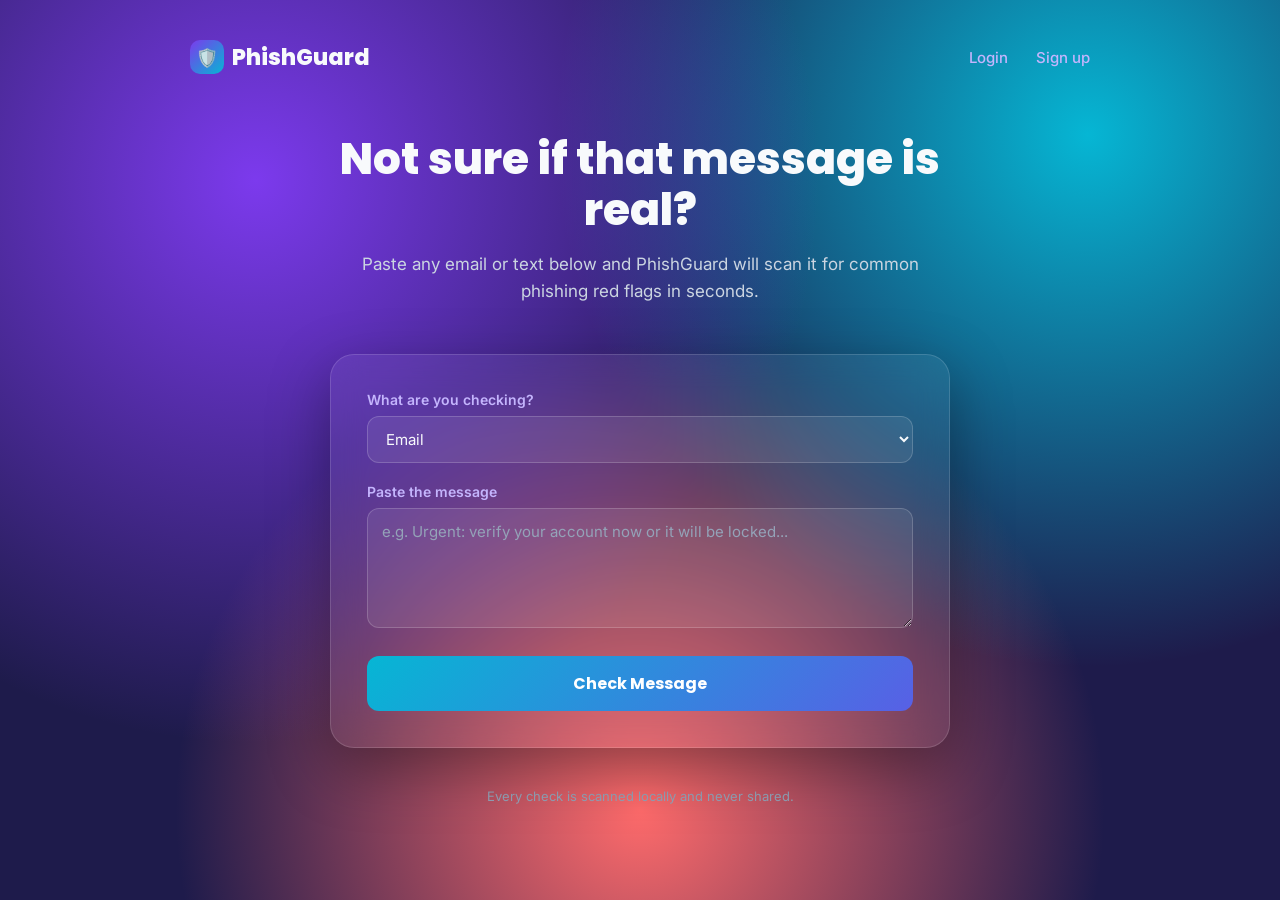
<file: index.html>
<!DOCTYPE html>
<html lang="en">
<head>
<meta charset="UTF-8">
<title>PhishGuard | Stay Safe Online</title>
<link rel="preconnect" href="https://fonts.googleapis.com">
<link href="https://fonts.googleapis.com/css2?family=Poppins:wght@600;700;800&family=Inter:wght@400;500;600&display=swap" rel="stylesheet">
<style>
  * { box-sizing: border-box; margin: 0; padding: 0; }

  body {
    font-family: 'Inter', sans-serif;
    min-height: 100vh;
    background: radial-gradient(circle at 20% 20%, #7C3AED 0%, transparent 45%),
                radial-gradient(circle at 85% 15%, #06B6D4 0%, transparent 40%),
                radial-gradient(circle at 50% 90%, #FF6B6B 0%, transparent 45%),
                #1E1B4B;
    background-attachment: fixed;
    color: #F8FAFC;
    display: flex;
    flex-direction: column;
    align-items: center;
    padding: 40px 20px 80px;
  }

  nav {
    width: 100%;
    max-width: 900px;
    display: flex;
    justify-content: space-between;
    align-items: center;
    margin-bottom: 60px;
  }

  .logo {
    font-family: 'Poppins', sans-serif;
    font-weight: 800;
    font-size: 22px;
    display: flex;
    align-items: center;
    gap: 8px;
  }

  .logo-badge {
    width: 34px; height: 34px;
    background: linear-gradient(135deg, #7C3AED, #06B6D4);
    border-radius: 10px;
    display: flex; align-items: center; justify-content: center;
    font-size: 18px;
  }

  nav a {
    color: #C4B5FD;
    text-decoration: none;
    font-weight: 500;
    font-size: 15px;
    margin-left: 24px;
  }
  nav a:hover { color: #ffffff; }

  header {
    text-align: center;
    max-width: 620px;
    margin-bottom: 48px;
  }

  header h1 {
    font-family: 'Poppins', sans-serif;
    font-size: 44px;
    font-weight: 800;
    line-height: 1.15;
    margin-bottom: 16px;
  }

  header p {
    font-size: 17px;
    color: #CBD5E1;
    line-height: 1.6;
  }

  .card {
    width: 100%;
    max-width: 620px;
    background: rgba(255, 255, 255, 0.06);
    border: 1px solid rgba(255, 255, 255, 0.14);
    backdrop-filter: blur(16px);
    border-radius: 24px;
    padding: 36px;
    box-shadow: 0 20px 60px rgba(0,0,0,0.35);
  }

  label {
    display: block;
    font-size: 14px;
    color: #C4B5FD;
    font-weight: 600;
    margin-bottom: 8px;
  }

  select, textarea {
    width: 100%;
    font-family: 'Inter', sans-serif;
    font-size: 15px;
    color: #F8FAFC;
    background: rgba(255,255,255,0.08);
    border: 1px solid rgba(255,255,255,0.18);
    border-radius: 12px;
    padding: 12px 14px;
    outline: none;
  }

  select { margin-bottom: 20px; }
  select option { background: #1E1B4B; }

  textarea {
    resize: vertical;
    min-height: 120px;
    line-height: 1.5;
    margin-bottom: 24px;
  }
  textarea:focus, select:focus { border-color: #06B6D4; }
  textarea::placeholder { color: #94A3B8; }

  button {
    width: 100%;
    padding: 15px;
    font-family: 'Poppins', sans-serif;
    font-size: 16px;
    font-weight: 700;
    color: #1E1B4B;
    background: linear-gradient(135deg, #06B6D4, #7C3AED 90%);
    background-size: 160% 160%;
    border: none;
    border-radius: 12px;
    cursor: pointer;
    color: #ffffff;
    transition: transform 0.15s ease, box-shadow 0.15s ease;
  }
  button:hover { transform: translateY(-2px); box-shadow: 0 10px 24px rgba(124,58,237,0.4); }
  button:active { transform: translateY(0); }

  #resultBox {
    margin-top: 22px;
    padding: 16px 18px;
    border-radius: 14px;
    font-weight: 600;
    font-size: 15px;
    display: none;
    align-items: center;
    gap: 10px;
  }

  #resultBox.safe {
    display: flex;
    background: rgba(16, 185, 129, 0.15);
    border: 1px solid rgba(16, 185, 129, 0.5);
    color: #6EE7B7;
  }

  #resultBox.suspicious {
    display: flex;
    background: rgba(255, 107, 107, 0.15);
    border: 1px solid rgba(255, 107, 107, 0.5);
    color: #FCA5A5;
  }

  footer {
    margin-top: 40px;
    font-size: 13px;
    color: #94A3B8;
  }
</style>
</head>
<body>

  <nav>
    <div class="logo">
      <div class="logo-badge">🛡️</div>
      PhishGuard
    </div>
    <div>
      <a href="/login">Login</a>
      <a href="/signup">Sign up</a>
    </div>
  </nav>

  <header>
    <h1>Not sure if that message is real?</h1>
    <p>Paste any email or text below and PhishGuard will scan it for common phishing red flags in seconds.</p>
  </header>

  <div class="card">
    <label for="inputType">What are you checking?</label>
    <select id="inputType">
      <option value="email">Email</option>
      <option value="text">Text Message</option>
    </select>

    <label for="inputData">Paste the message</label>
    <textarea id="inputData" placeholder="e.g. Urgent: verify your account now or it will be locked..."></textarea>

    <button onclick="checkMessage()">Check Message</button>

    <div id="resultBox"></div>
  </div>

  <footer>Every check is scanned locally and never shared.</footer>

  <script>
    function checkMessage() {
      const type = document.getElementById("inputType").value;
      const data = document.getElementById("inputData").value;
      const box = document.getElementById("resultBox");

      fetch("/check", {
        method: "POST",
        headers: { "Content-Type": "application/json" },
        body: JSON.stringify({ input_type: type, input_data: data })
      })
      .then(response => response.json())
      .then(result => {
        box.className = "";
        if (result.result === "suspicious") {
          box.classList.add("suspicious");
          box.innerHTML = "⚠️ This looks suspicious — be careful with this message.";
        } else {
          box.classList.add("safe");
          box.innerHTML = "✅ This looks safe. No red flags found.";
        }
      });
    }
  </script>

</body>
</html>
</file>
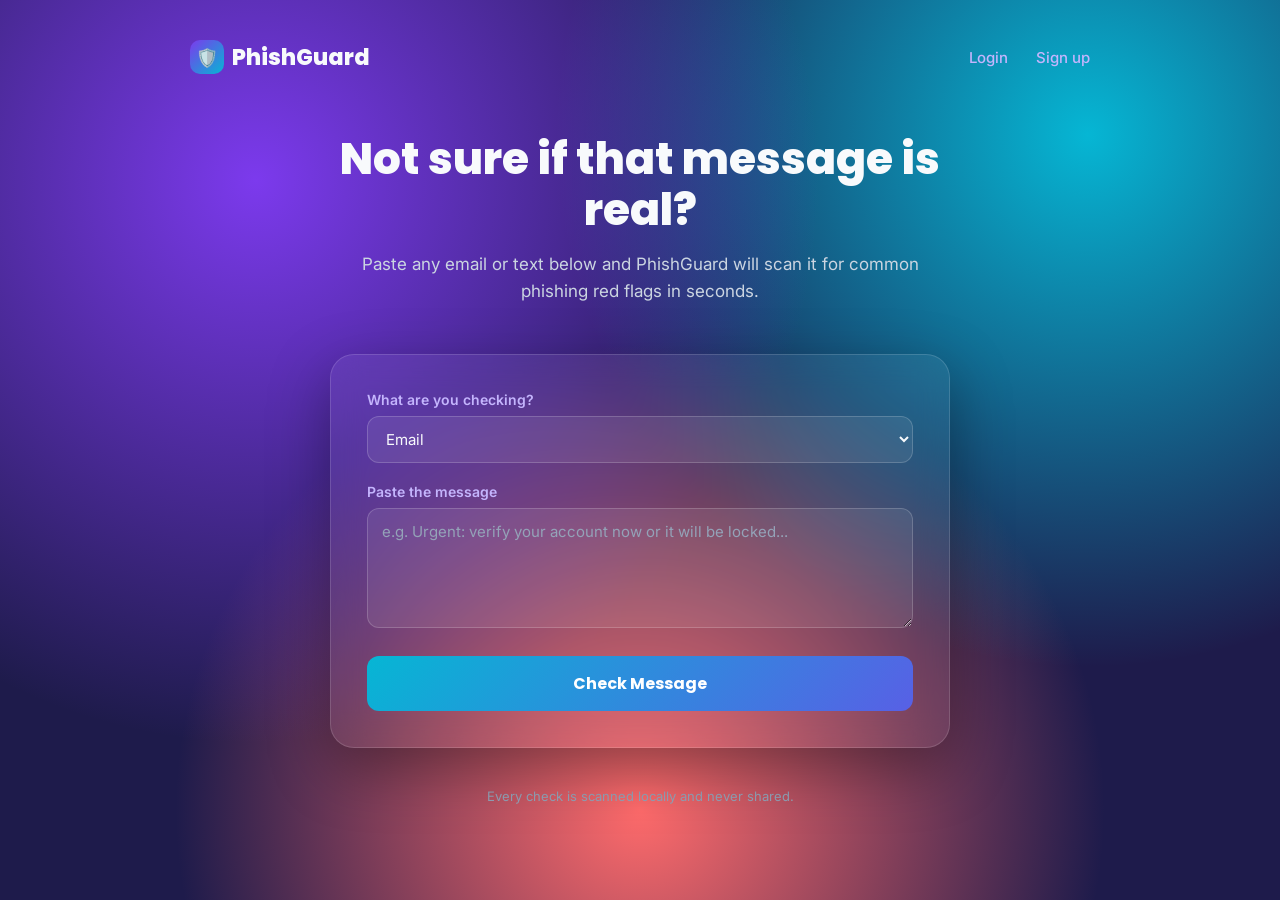
<file: templates/index.html>
<!DOCTYPE html>
<html lang="en">
<head>
<meta charset="UTF-8">
<title>PhishGuard | Stay Safe Online</title>
<link rel="preconnect" href="https://fonts.googleapis.com">
<link href="https://fonts.googleapis.com/css2?family=Poppins:wght@600;700;800&family=Inter:wght@400;500;600&display=swap" rel="stylesheet">
<style>
  * { box-sizing: border-box; margin: 0; padding: 0; }

  body {
    font-family: 'Inter', sans-serif;
    min-height: 100vh;
    background: radial-gradient(circle at 20% 20%, #7C3AED 0%, transparent 45%),
                radial-gradient(circle at 85% 15%, #06B6D4 0%, transparent 40%),
                radial-gradient(circle at 50% 90%, #FF6B6B 0%, transparent 45%),
                #1E1B4B;
    background-attachment: fixed;
    color: #F8FAFC;
    display: flex;
    flex-direction: column;
    align-items: center;
    padding: 40px 20px 80px;
  }

  nav {
    width: 100%;
    max-width: 900px;
    display: flex;
    justify-content: space-between;
    align-items: center;
    margin-bottom: 60px;
  }

  .logo {
    font-family: 'Poppins', sans-serif;
    font-weight: 800;
    font-size: 22px;
    display: flex;
    align-items: center;
    gap: 8px;
  }

  .logo-badge {
    width: 34px; height: 34px;
    background: linear-gradient(135deg, #7C3AED, #06B6D4);
    border-radius: 10px;
    display: flex; align-items: center; justify-content: center;
    font-size: 18px;
  }

  nav a {
    color: #C4B5FD;
    text-decoration: none;
    font-weight: 500;
    font-size: 15px;
    margin-left: 24px;
  }
  nav a:hover { color: #ffffff; }

  header {
    text-align: center;
    max-width: 620px;
    margin-bottom: 48px;
  }

  header h1 {
    font-family: 'Poppins', sans-serif;
    font-size: 44px;
    font-weight: 800;
    line-height: 1.15;
    margin-bottom: 16px;
  }

  header p {
    font-size: 17px;
    color: #CBD5E1;
    line-height: 1.6;
  }

  .card {
    width: 100%;
    max-width: 620px;
    background: rgba(255, 255, 255, 0.06);
    border: 1px solid rgba(255, 255, 255, 0.14);
    backdrop-filter: blur(16px);
    border-radius: 24px;
    padding: 36px;
    box-shadow: 0 20px 60px rgba(0,0,0,0.35);
  }

  label {
    display: block;
    font-size: 14px;
    color: #C4B5FD;
    font-weight: 600;
    margin-bottom: 8px;
  }

  select, textarea {
    width: 100%;
    font-family: 'Inter', sans-serif;
    font-size: 15px;
    color: #F8FAFC;
    background: rgba(255,255,255,0.08);
    border: 1px solid rgba(255,255,255,0.18);
    border-radius: 12px;
    padding: 12px 14px;
    outline: none;
  }

  select { margin-bottom: 20px; }
  select option { background: #1E1B4B; }

  textarea {
    resize: vertical;
    min-height: 120px;
    line-height: 1.5;
    margin-bottom: 24px;
  }
  textarea:focus, select:focus { border-color: #06B6D4; }
  textarea::placeholder { color: #94A3B8; }

  button {
    width: 100%;
    padding: 15px;
    font-family: 'Poppins', sans-serif;
    font-size: 16px;
    font-weight: 700;
    color: #1E1B4B;
    background: linear-gradient(135deg, #06B6D4, #7C3AED 90%);
    background-size: 160% 160%;
    border: none;
    border-radius: 12px;
    cursor: pointer;
    color: #ffffff;
    transition: transform 0.15s ease, box-shadow 0.15s ease;
  }
  button:hover { transform: translateY(-2px); box-shadow: 0 10px 24px rgba(124,58,237,0.4); }
  button:active { transform: translateY(0); }

  #resultBox {
    margin-top: 22px;
    padding: 16px 18px;
    border-radius: 14px;
    font-weight: 600;
    font-size: 15px;
    display: none;
    align-items: center;
    gap: 10px;
  }

  #resultBox.safe {
    display: flex;
    background: rgba(16, 185, 129, 0.15);
    border: 1px solid rgba(16, 185, 129, 0.5);
    color: #6EE7B7;
  }

  #resultBox.suspicious {
    display: flex;
    background: rgba(255, 107, 107, 0.15);
    border: 1px solid rgba(255, 107, 107, 0.5);
    color: #FCA5A5;
  }

  footer {
    margin-top: 40px;
    font-size: 13px;
    color: #94A3B8;
  }
</style>
</head>
<body>

  <nav>
    <div class="logo">
      <div class="logo-badge">🛡️</div>
      PhishGuard
    </div>
    <div>
      <a href="/login">Login</a>
      <a href="/signup">Sign up</a>
    </div>
  </nav>

  <header>
    <h1>Not sure if that message is real?</h1>
    <p>Paste any email or text below and PhishGuard will scan it for common phishing red flags in seconds.</p>
  </header>

  <div class="card">
    <label for="inputType">What are you checking?</label>
    <select id="inputType">
      <option value="email">Email</option>
      <option value="text">Text Message</option>
    </select>

    <label for="inputData">Paste the message</label>
    <textarea id="inputData" placeholder="e.g. Urgent: verify your account now or it will be locked..."></textarea>

    <button onclick="checkMessage()">Check Message</button>

    <div id="resultBox"></div>
  </div>

  <footer>Every check is scanned locally and never shared.</footer>

  <script>
    function checkMessage() {
      const type = document.getElementById("inputType").value;
      const data = document.getElementById("inputData").value;
      const box = document.getElementById("resultBox");

      fetch("/check", {
        method: "POST",
        headers: { "Content-Type": "application/json" },
        body: JSON.stringify({ input_type: type, input_data: data })
      })
      .then(response => response.json())
      .then(result => {
        box.className = "";
        if (result.result === "suspicious") {
          box.classList.add("suspicious");
          box.innerHTML = "⚠️ This looks suspicious — be careful with this message.";
        } else {
          box.classList.add("safe");
          box.innerHTML = "✅ This looks safe. No red flags found.";
        }
      });
    }
  </script>

</body>
</html>
</file>
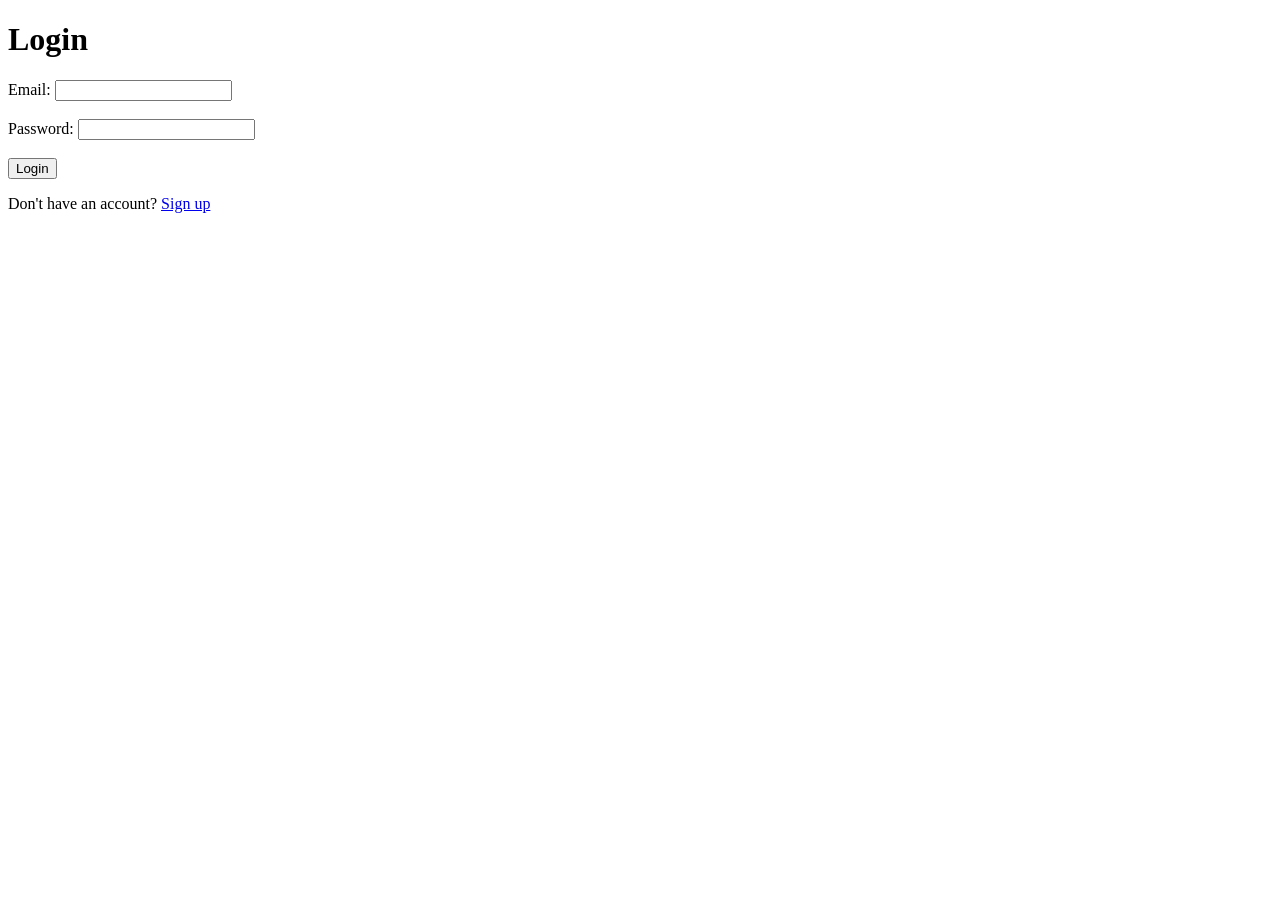
<file: login.html>
<!DOCTYPE html>
<html>
<head>
    <title>PhishGuard | Login</title>
</head>
<body>
    <h1>Login</h1>
    <form method="POST" action="/login">
        Email: <input type="email" name="email" required><br><br>
        Password: <input type="password" name="password" required><br><br>
        <button type="submit">Login</button>
    </form>
    <p>Don't have an account? <a href="/signup">Sign up</a></p>
</body>
</html>
</file>
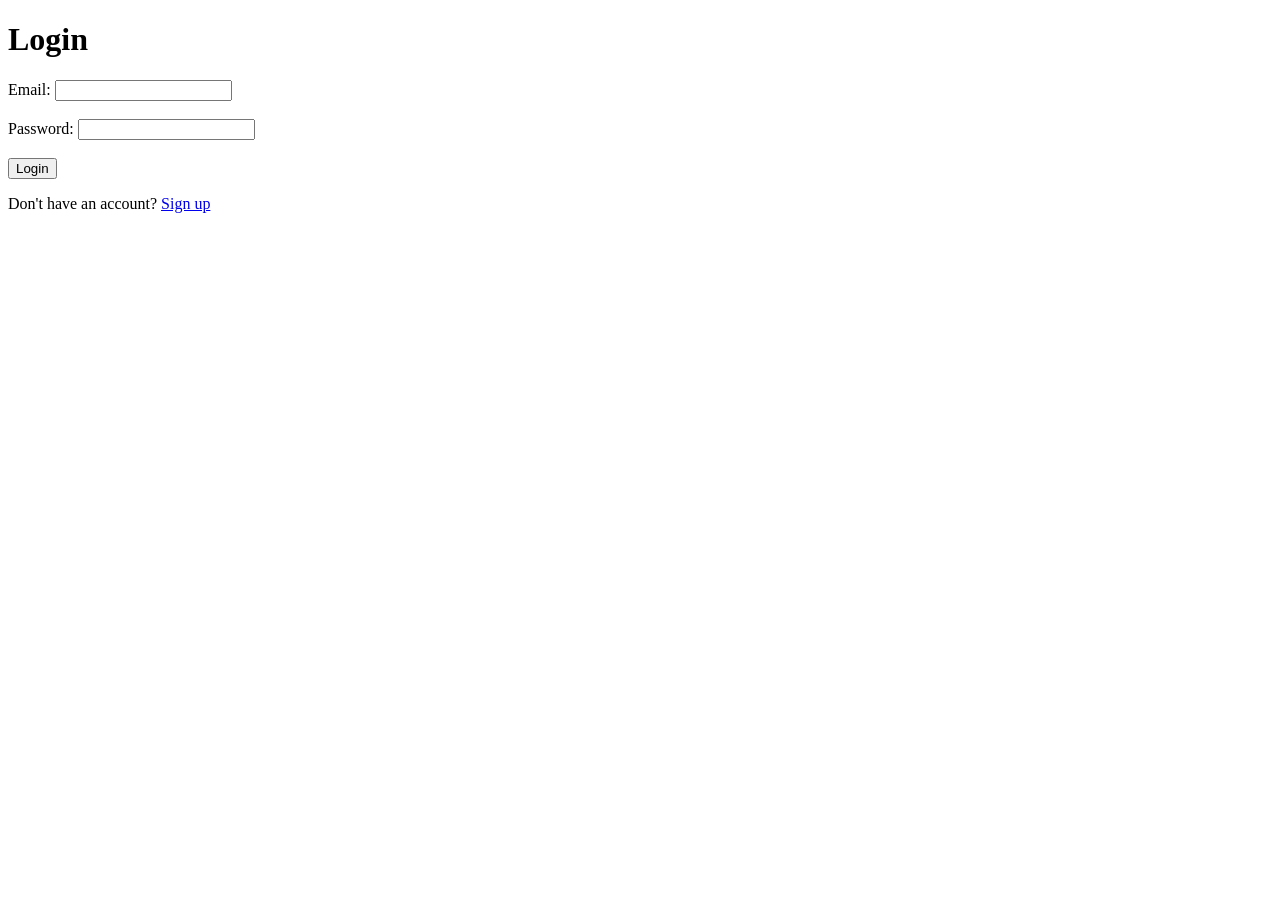
<file: templates/login.html>
<!DOCTYPE html>
<html>
<head>
    <title>PhishGuard | Login</title>
</head>
<body>
    <h1>Login</h1>
    <form method="POST" action="/login">
        Email: <input type="email" name="email" required><br><br>
        Password: <input type="password" name="password" required><br><br>
        <button type="submit">Login</button>
    </form>
    <p>Don't have an account? <a href="/signup">Sign up</a></p>
</body>
</html>
</file>
